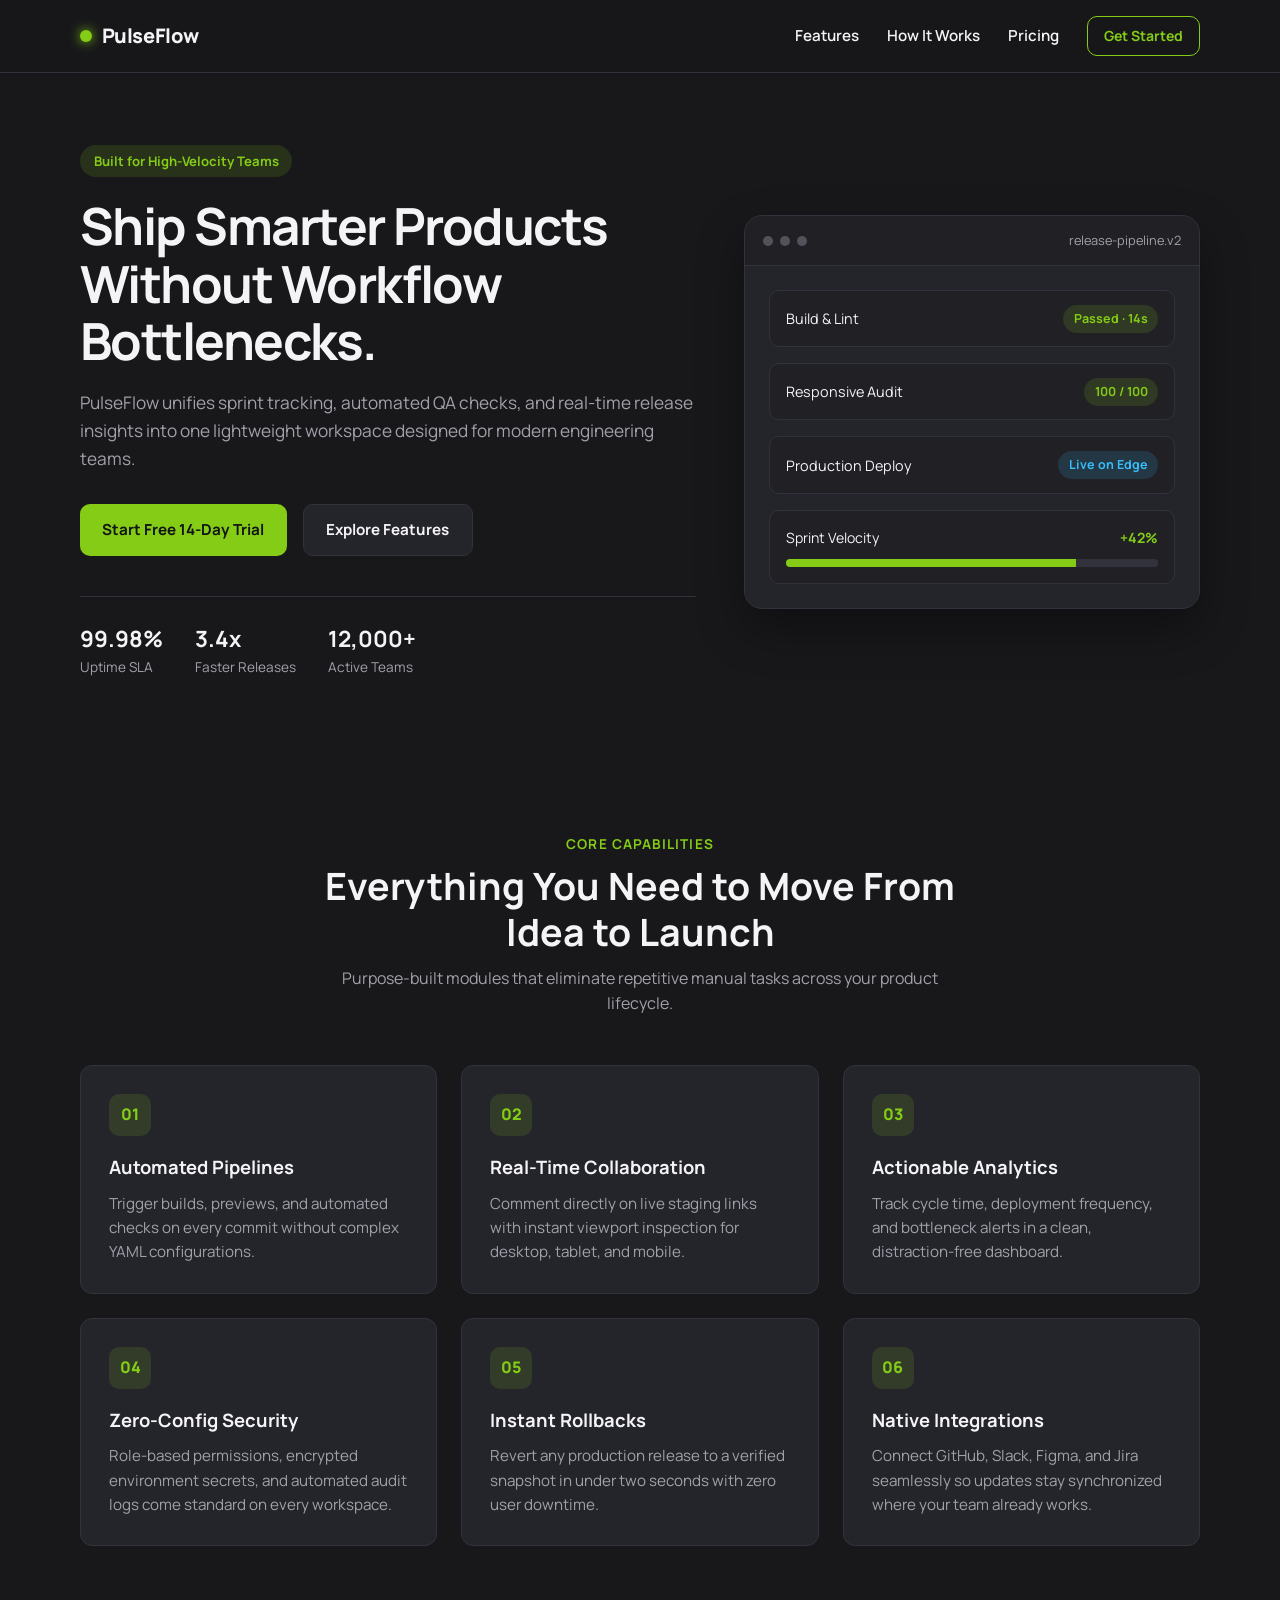
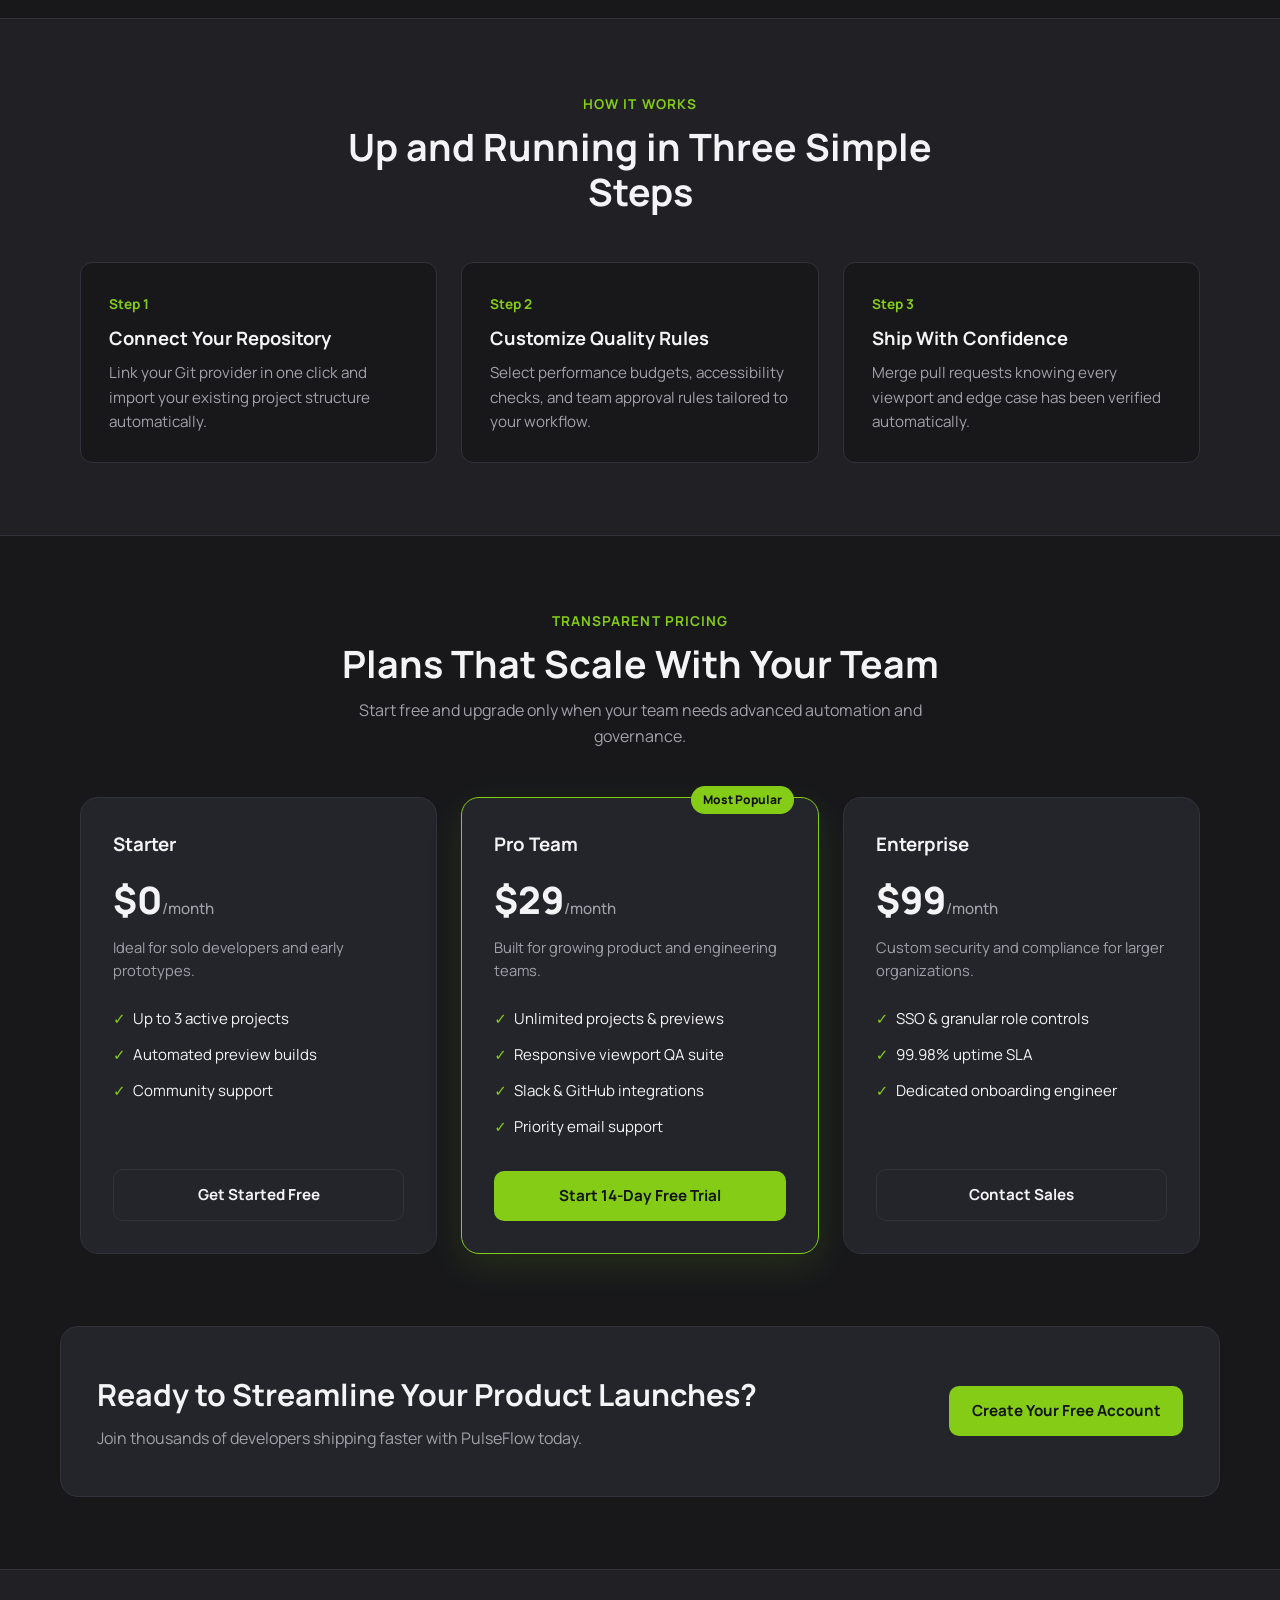
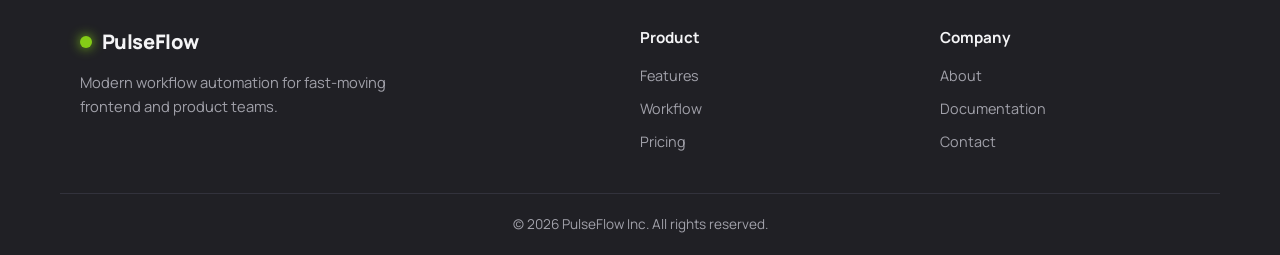
<file: index.html>
<!DOCTYPE html>
<html lang="en">
<head>
  <meta charset="UTF-8" />
  <meta name="viewport" content="width=device-width, initial-scale=1.0" />
  <title>PulseFlow — Modern Workflow Automation Platform</title>
  <link rel="preconnect" href="https://fonts.googleapis.com" />
  <link rel="preconnect" href="https://fonts.gstatic.com" crossorigin />
  <link href="https://fonts.googleapis.com/css2?family=Manrope:wght@400;500;600;700;800&display=swap" rel="stylesheet" />
  <link rel="stylesheet" href="css/styles.css" />
</head>
<body>

  <!-- Semantic Header & Navigation -->
  <header class="site-header">
    <div class="container nav-wrapper">
      <a href="#hero" class="brand" aria-label="PulseFlow Home">
        <span class="brand-dot"></span>
        <span>PulseFlow</span>
      </a>

      <nav class="primary-nav" aria-label="Primary Navigation">
        <ul class="nav-list">
          <li><a href="#features">Features</a></li>
          <li><a href="#workflow">How It Works</a></li>
          <li><a href="#pricing">Pricing</a></li>
          <li><a href="#cta" class="btn btn-sm btn-outline">Get Started</a></li>
        </ul>
      </nav>
    </div>
  </header>

  <!-- Main Semantic Content -->
  <main>

    <!-- Hero Section -->
    <section id="hero" class="hero-section">
      <div class="container hero-grid">
        <div class="hero-content">
          <span class="badge">Built for High-Velocity Teams</span>
          <h1>Ship Smarter Products Without Workflow Bottlenecks.</h1>
          <p class="hero-subtitle">
            PulseFlow unifies sprint tracking, automated QA checks, and real-time release insights into one lightweight workspace designed for modern engineering teams.
          </p>
          <div class="hero-actions">
            <a href="#pricing" class="btn btn-primary">Start Free 14-Day Trial</a>
            <a href="#features" class="btn btn-secondary">Explore Features</a>
          </div>
          <ul class="hero-metrics" aria-label="Key Product Metrics">
            <li><strong>99.98%</strong><span>Uptime SLA</span></li>
            <li><strong>3.4x</strong><span>Faster Releases</span></li>
            <li><strong>12,000+</strong><span>Active Teams</span></li>
          </ul>
        </div>

        <!-- Visual Product Preview Card -->
        <aside class="hero-preview" aria-label="Product Dashboard Preview">
          <div class="preview-window">
            <div class="window-bar">
              <span></span><span></span><span></span>
              <p>release-pipeline.v2</p>
            </div>
            <div class="preview-body">
              <div class="status-row">
                <span class="status-label">Build &amp; Lint</span>
                <span class="status-pill success">Passed · 14s</span>
              </div>
              <div class="status-row">
                <span class="status-label">Responsive Audit</span>
                <span class="status-pill success">100 / 100</span>
              </div>
              <div class="status-row">
                <span class="status-label">Production Deploy</span>
                <span class="status-pill active">Live on Edge</span>
              </div>
              <div class="progress-card">
                <div class="progress-header">
                  <span>Sprint Velocity</span>
                  <strong>+42%</strong>
                </div>
                <div class="progress-track">
                  <div class="progress-fill"></div>
                </div>
              </div>
            </div>
          </div>
        </aside>
      </div>
    </section>

    <!-- Features Section (CSS Grid) -->
    <section id="features" class="section">
      <div class="container">
        <header class="section-header">
          <span class="section-kicker">Core Capabilities</span>
          <h2>Everything You Need to Move From Idea to Launch</h2>
          <p>Purpose-built modules that eliminate repetitive manual tasks across your product lifecycle.</p>
        </header>

        <div class="features-grid">
          <article class="feature-card">
            <div class="icon-box">01</div>
            <h3>Automated Pipelines</h3>
            <p>Trigger builds, previews, and automated checks on every commit without complex YAML configurations.</p>
          </article>

          <article class="feature-card">
            <div class="icon-box">02</div>
            <h3>Real-Time Collaboration</h3>
            <p>Comment directly on live staging links with instant viewport inspection for desktop, tablet, and mobile.</p>
          </article>

          <article class="feature-card">
            <div class="icon-box">03</div>
            <h3>Actionable Analytics</h3>
            <p>Track cycle time, deployment frequency, and bottleneck alerts in a clean, distraction-free dashboard.</p>
          </article>

          <article class="feature-card">
            <div class="icon-box">04</div>
            <h3>Zero-Config Security</h3>
            <p>Role-based permissions, encrypted environment secrets, and automated audit logs come standard on every workspace.</p>
          </article>

          <article class="feature-card">
            <div class="icon-box">05</div>
            <h3>Instant Rollbacks</h3>
            <p>Revert any production release to a verified snapshot in under two seconds with zero user downtime.</p>
          </article>

          <article class="feature-card">
            <div class="icon-box">06</div>
            <h3>Native Integrations</h3>
            <p>Connect GitHub, Slack, Figma, and Jira seamlessly so updates stay synchronized where your team already works.</p>
          </article>
        </div>
      </div>
    </section>

    <!-- Workflow Section -->
    <section id="workflow" class="section section-alt">
      <div class="container">
        <header class="section-header">
          <span class="section-kicker">How It Works</span>
          <h2>Up and Running in Three Simple Steps</h2>
        </header>

        <div class="steps-grid">
          <article class="step-card">
            <span class="step-number">Step 1</span>
            <h3>Connect Your Repository</h3>
            <p>Link your Git provider in one click and import your existing project structure automatically.</p>
          </article>

          <article class="step-card">
            <span class="step-number">Step 2</span>
            <h3>Customize Quality Rules</h3>
            <p>Select performance budgets, accessibility checks, and team approval rules tailored to your workflow.</p>
          </article>

          <article class="step-card">
            <span class="step-number">Step 3</span>
            <h3>Ship With Confidence</h3>
            <p>Merge pull requests knowing every viewport and edge case has been verified automatically.</p>
          </article>
        </div>
      </div>
    </section>

    <!-- Pricing Section -->
    <section id="pricing" class="section">
      <div class="container">
        <header class="section-header">
          <span class="section-kicker">Transparent Pricing</span>
          <h2>Plans That Scale With Your Team</h2>
          <p>Start free and upgrade only when your team needs advanced automation and governance.</p>
        </header>

        <div class="pricing-grid">
          <article class="pricing-card">
            <h3>Starter</h3>
            <p class="price">$0<span>/month</span></p>
            <p class="plan-desc">Ideal for solo developers and early prototypes.</p>
            <ul class="plan-features">
              <li>Up to 3 active projects</li>
              <li>Automated preview builds</li>
              <li>Community support</li>
            </ul>
            <a href="#cta" class="btn btn-secondary btn-full">Get Started Free</a>
          </article>

          <article class="pricing-card featured">
            <span class="popular-tag">Most Popular</span>
            <h3>Pro Team</h3>
            <p class="price">$29<span>/month</span></p>
            <p class="plan-desc">Built for growing product and engineering teams.</p>
            <ul class="plan-features">
              <li>Unlimited projects &amp; previews</li>
              <li>Responsive viewport QA suite</li>
              <li>Slack &amp; GitHub integrations</li>
              <li>Priority email support</li>
            </ul>
            <a href="#cta" class="btn btn-primary btn-full">Start 14-Day Free Trial</a>
          </article>

          <article class="pricing-card">
            <h3>Enterprise</h3>
            <p class="price">$99<span>/month</span></p>
            <p class="plan-desc">Custom security and compliance for larger organizations.</p>
            <ul class="plan-features">
              <li>SSO &amp; granular role controls</li>
              <li>99.98% uptime SLA</li>
              <li>Dedicated onboarding engineer</li>
            </ul>
            <a href="#cta" class="btn btn-secondary btn-full">Contact Sales</a>
          </article>
        </div>
      </div>
    </section>

    <!-- Bottom Call-To-Action -->
    <section id="cta" class="cta-section">
      <div class="container cta-box">
        <div>
          <h2>Ready to Streamline Your Product Launches?</h2>
          <p>Join thousands of developers shipping faster with PulseFlow today.</p>
        </div>
        <a href="#hero" class="btn btn-primary">Create Your Free Account</a>
      </div>
    </section>

  </main>

  <!-- Semantic Footer -->
  <footer class="site-footer">
    <div class="container footer-grid">
      <div>
        <a href="#hero" class="brand">
          <span class="brand-dot"></span>
          <span>PulseFlow</span>
        </a>
        <p class="footer-copy">Modern workflow automation for fast-moving frontend and product teams.</p>
      </div>

      <nav aria-label="Footer Product Links">
        <h4>Product</h4>
        <ul>
          <li><a href="#features">Features</a></li>
          <li><a href="#workflow">Workflow</a></li>
          <li><a href="#pricing">Pricing</a></li>
        </ul>
      </nav>

      <nav aria-label="Footer Company Links">
        <h4>Company</h4>
        <ul>
          <li><a href="#hero">About</a></li>
          <li><a href="#cta">Documentation</a></li>
          <li><a href="#cta">Contact</a></li>
        </ul>
      </nav>
    </div>
    <div class="container footer-bottom">
      <p>&copy; 2026 PulseFlow Inc. All rights reserved.</p>
    </div>
  </footer>

</body>
</html>
</file>
<file: css/styles.css>
:root {
  --bg-primary: #18181b;
  --bg-secondary: #202025;
  --bg-card: #24242b;
  --border-subtle: #32323c;
  --text-primary: #f4f4f6;
  --text-secondary: #a1a1aa;
  --accent: #84cc16;
  --accent-hover: #65a30d;
  --accent-soft: rgba(132, 204, 22, 0.14);
  --container-max: 1160px;
  --radius-md: 12px;
  --radius-lg: 18px;
}

*,
*::before,
*::after {
  box-sizing: border-box;
  margin: 0;
  padding: 0;
}

html {
  scroll-behavior: smooth;
  overflow-x: hidden;
}

body {
  font-family: "Manrope", system-ui, -apple-system, sans-serif;
  background-color: var(--bg-primary);
  color: var(--text-primary);
  line-height: 1.6;
  overflow-x: hidden;
  width: 100%;
}

img,
svg {
  max-width: 100%;
  display: block;
}

a {
  color: inherit;
  text-decoration: none;
}

ul {
  list-style: none;
}

.container {
  width: 100%;
  max-width: var(--container-max);
  margin-inline: auto;
  padding-inline: 1.25rem;
}

.btn {
  display: inline-flex;
  align-items: center;
  justify-content: center;
  padding: 0.8rem 1.4rem;
  border-radius: 10px;
  font-weight: 700;
  font-size: 0.95rem;
  transition: background-color 0.2s ease, border-color 0.2s ease, transform 0.15s ease;
  cursor: pointer;
  text-align: center;
}

.btn:hover {
  transform: translateY(-1px);
}

.btn-sm {
  padding: 0.5rem 1rem;
  font-size: 0.875rem;
}

.btn-full {
  width: 100%;
}

.btn-primary {
  background-color: var(--accent);
  color: #111315;
}

.btn-primary:hover {
  background-color: var(--accent-hover);
}

.btn-secondary {
  background-color: var(--bg-card);
  border: 1px solid var(--border-subtle);
  color: var(--text-primary);
}

.btn-secondary:hover {
  border-color: var(--accent);
}

.btn-outline {
  border: 1px solid var(--accent);
  color: var(--accent);
}

.btn-outline:hover {
  background-color: var(--accent-soft);
}

.site-header {
  position: sticky;
  top: 0;
  z-index: 100;
  background-color: rgba(24, 24, 27, 0.92);
  backdrop-filter: blur(10px);
  border-bottom: 1px solid var(--border-subtle);
}

.nav-wrapper {
  display: flex;
  align-items: center;
  justify-content: space-between;
  min-height: 72px;
  gap: 1rem;
}

.brand {
  display: inline-flex;
  align-items: center;
  gap: 0.6rem;
  font-weight: 800;
  font-size: 1.25rem;
  letter-spacing: -0.02em;
}

.brand-dot {
  width: 12px;
  height: 12px;
  border-radius: 50%;
  background-color: var(--accent);
  box-shadow: 0 0 12px var(--accent);
}

.nav-list {
  display: flex;
  align-items: center;
  gap: 1.75rem;
  font-size: 0.95rem;
  font-weight: 600;
}

.nav-list a:not(.btn):hover {
  color: var(--accent);
}


.hero-section {
  padding-block: 4.5rem 5rem;
}

.hero-grid {
  display: grid;
  grid-template-columns: 1.15fr 0.85fr;
  align-items: center;
  gap: 3rem;
}

.badge {
  display: inline-block;
  padding: 0.35rem 0.85rem;
  border-radius: 999px;
  background-color: var(--accent-soft);
  color: var(--accent);
  font-size: 0.82rem;
  font-weight: 700;
  margin-bottom: 1.25rem;
}

.hero-content h1 {
  font-size: clamp(2rem, 4vw, 3.35rem);
  line-height: 1.12;
  letter-spacing: -0.03em;
  margin-bottom: 1.25rem;
}

.hero-subtitle {
  color: var(--text-secondary);
  font-size: 1.08rem;
  max-width: 58ch;
  margin-bottom: 2rem;
}

.hero-actions {
  display: flex;
  flex-wrap: wrap;
  gap: 1rem;
  margin-bottom: 2.5rem;
}

.hero-metrics {
  display: flex;
  flex-wrap: wrap;
  gap: 2rem;
  padding-top: 1.5rem;
  border-top: 1px solid var(--border-subtle);
}

.hero-metrics li {
  display: flex;
  flex-direction: column;
}

.hero-metrics strong {
  font-size: 1.4rem;
  color: var(--text-primary);
}

.hero-metrics span {
  font-size: 0.85rem;
  color: var(--text-secondary);
}

.preview-window {
  background-color: var(--bg-card);
  border: 1px solid var(--border-subtle);
  border-radius: var(--radius-lg);
  overflow: hidden;
  box-shadow: 0 20px 45px rgba(0, 0, 0, 0.35);
}

.window-bar {
  display: flex;
  align-items: center;
  gap: 0.45rem;
  padding: 0.9rem 1.1rem;
  background-color: var(--bg-secondary);
  border-bottom: 1px solid var(--border-subtle);
}

.window-bar span {
  width: 10px;
  height: 10px;
  border-radius: 50%;
  background-color: #52525b;
}

.window-bar p {
  margin-left: auto;
  font-size: 0.8rem;
  color: var(--text-secondary);
}

.preview-body {
  padding: 1.5rem;
  display: flex;
  flex-direction: column;
  gap: 1rem;
}

.status-row {
  display: flex;
  align-items: center;
  justify-content: space-between;
  gap: 0.75rem;
  padding: 0.85rem 1rem;
  background-color: var(--bg-secondary);
  border: 1px solid var(--border-subtle);
  border-radius: 10px;
  font-size: 0.9rem;
}

.status-pill {
  padding: 0.25rem 0.65rem;
  border-radius: 999px;
  font-size: 0.78rem;
  font-weight: 700;
  white-space: nowrap;
}

.status-pill.success {
  background-color: var(--accent-soft);
  color: var(--accent);
}

.status-pill.active {
  background-color: rgba(56, 189, 248, 0.15);
  color: #38bdf8;
}

.progress-card {
  padding: 1rem;
  background-color: var(--bg-secondary);
  border: 1px solid var(--border-subtle);
  border-radius: 10px;
}

.progress-header {
  display: flex;
  justify-content: space-between;
  font-size: 0.88rem;
  margin-bottom: 0.6rem;
}

.progress-header strong {
  color: var(--accent);
}

.progress-track {
  width: 100%;
  height: 8px;
  background-color: #32323c;
  border-radius: 999px;
  overflow: hidden;
}

.progress-fill {
  width: 78%;
  height: 100%;
  background-color: var(--accent);
}


.section {
  padding-block: 4.5rem;
}

.section-alt {
  background-color: var(--bg-secondary);
  border-block: 1px solid var(--border-subtle);
}

.section-header {
  text-align: center;
  max-width: 640px;
  margin-inline: auto;
  margin-bottom: 3rem;
}

.section-kicker {
  display: inline-block;
  color: var(--accent);
  font-weight: 700;
  font-size: 0.85rem;
  text-transform: uppercase;
  letter-spacing: 0.08em;
  margin-bottom: 0.5rem;
}

.section-header h2 {
  font-size: clamp(1.65rem, 3vw, 2.35rem);
  line-height: 1.2;
  margin-bottom: 0.75rem;
}

.section-header p {
  color: var(--text-secondary);
}


.features-grid {
  display: grid;
  grid-template-columns: repeat(3, minmax(0, 1fr));
  gap: 1.5rem;
}

.feature-card {
  background-color: var(--bg-card);
  border: 1px solid var(--border-subtle);
  border-radius: var(--radius-md);
  padding: 1.75rem;
  transition: border-color 0.2s ease;
}

.feature-card:hover {
  border-color: var(--accent);
}

.icon-box {
  width: 42px;
  height: 42px;
  border-radius: 10px;
  background-color: var(--accent-soft);
  color: var(--accent);
  font-weight: 800;
  display: flex;
  align-items: center;
  justify-content: center;
  margin-bottom: 1.1rem;
}

.feature-card h3 {
  font-size: 1.15rem;
  margin-bottom: 0.55rem;
}

.feature-card p {
  color: var(--text-secondary);
  font-size: 0.95rem;
}

.steps-grid {
  display: grid;
  grid-template-columns: repeat(3, minmax(0, 1fr));
  gap: 1.5rem;
}

.step-card {
  background-color: var(--bg-primary);
  border: 1px solid var(--border-subtle);
  border-radius: var(--radius-md);
  padding: 1.75rem;
}

.step-number {
  display: inline-block;
  color: var(--accent);
  font-weight: 700;
  font-size: 0.85rem;
  margin-bottom: 0.5rem;
}

.step-card h3 {
  margin-bottom: 0.5rem;
  font-size: 1.15rem;
}

.step-card p {
  color: var(--text-secondary);
  font-size: 0.95rem;
}

.pricing-grid {
  display: grid;
  grid-template-columns: repeat(3, minmax(0, 1fr));
  gap: 1.5rem;
  align-items: stretch;
}

.pricing-card {
  position: relative;
  display: flex;
  flex-direction: column;
  background-color: var(--bg-card);
  border: 1px solid var(--border-subtle);
  border-radius: var(--radius-lg);
  padding: 2rem;
}

.pricing-card.featured {
  border-color: var(--accent);
  box-shadow: 0 12px 35px rgba(132, 204, 22, 0.12);
}

.popular-tag {
  position: absolute;
  top: -12px;
  right: 1.5rem;
  background-color: var(--accent);
  color: #111315;
  font-size: 0.75rem;
  font-weight: 800;
  padding: 0.25rem 0.75rem;
  border-radius: 999px;
}

.price {
  font-size: 2.35rem;
  font-weight: 800;
  margin-block: 0.6rem 0.35rem;
}

.price span {
  font-size: 0.95rem;
  font-weight: 500;
  color: var(--text-secondary);
}

.plan-desc {
  color: var(--text-secondary);
  font-size: 0.92rem;
  margin-bottom: 1.5rem;
}

.plan-features {
  display: flex;
  flex-direction: column;
  gap: 0.75rem;
  margin-bottom: 2rem;
  flex-grow: 1;
}

.plan-features li {
  font-size: 0.94rem;
  padding-left: 1.25rem;
  position: relative;
}

.plan-features li::before {
  content: "✓";
  position: absolute;
  left: 0;
  color: var(--accent);
  font-weight: 800;
}


.cta-section {
  padding-bottom: 4.5rem;
}

.cta-box {
  background-color: var(--bg-card);
  border: 1px solid var(--border-subtle);
  border-radius: var(--radius-lg);
  padding: 2.75rem 2.25rem;
  display: flex;
  align-items: center;
  justify-content: space-between;
  gap: 2rem;
}

.cta-box h2 {
  font-size: clamp(1.4rem, 2.5vw, 1.9rem);
  margin-bottom: 0.4rem;
}

.cta-box p {
  color: var(--text-secondary);
}

.site-footer {
  background-color: var(--bg-secondary);
  border-top: 1px solid var(--border-subtle);
  padding-top: 3.5rem;
}

.footer-grid {
  display: grid;
  grid-template-columns: 2fr 1fr 1fr;
  gap: 2.5rem;
  padding-bottom: 2.5rem;
}

.footer-copy {
  color: var(--text-secondary);
  font-size: 0.92rem;
  max-width: 34ch;
  margin-top: 0.85rem;
}

.site-footer h4 {
  font-size: 0.95rem;
  margin-bottom: 0.9rem;
}

.site-footer ul {
  display: flex;
  flex-direction: column;
  gap: 0.6rem;
  color: var(--text-secondary);
  font-size: 0.9rem;
}

.site-footer ul a:hover {
  color: var(--accent);
}

.footer-bottom {
  border-top: 1px solid var(--border-subtle);
  padding-block: 1.25rem;
  text-align: center;
  color: var(--text-secondary);
  font-size: 0.85rem;
}


@media (max-width: 1024px) {
  .hero-grid {
    grid-template-columns: 1fr;
    gap: 2.5rem;
  }

  .features-grid {
    grid-template-columns: repeat(2, minmax(0, 1fr));
  }

  .steps-grid,
  .pricing-grid {
    grid-template-columns: repeat(2, minmax(0, 1fr));
  }

  .cta-box {
    flex-direction: column;
    align-items: flex-start;
  }
}


@media (max-width: 768px) {
  .nav-wrapper {
    flex-direction: column;
    padding-block: 0.9rem;
  }

  .nav-list {
    flex-wrap: wrap;
    justify-content: center;
    gap: 1rem;
  }

  .hero-section {
    padding-block: 3rem 3.5rem;
  }

  .features-grid,
  .steps-grid,
  .pricing-grid,
  .footer-grid {
    grid-template-columns: 1fr;
  }

  .section {
    padding-block: 3.5rem;
  }
}

@media (max-width: 480px) {
  .container {
    padding-inline: 1rem;
  }

  .hero-actions {
    flex-direction: column;
  }

  .hero-actions .btn,
  .cta-box .btn {
    width: 100%;
  }

  .hero-metrics {
    gap: 1.25rem;
  }

  .status-row {
    flex-direction: column;
    align-items: flex-start;
  }
}
</file>
